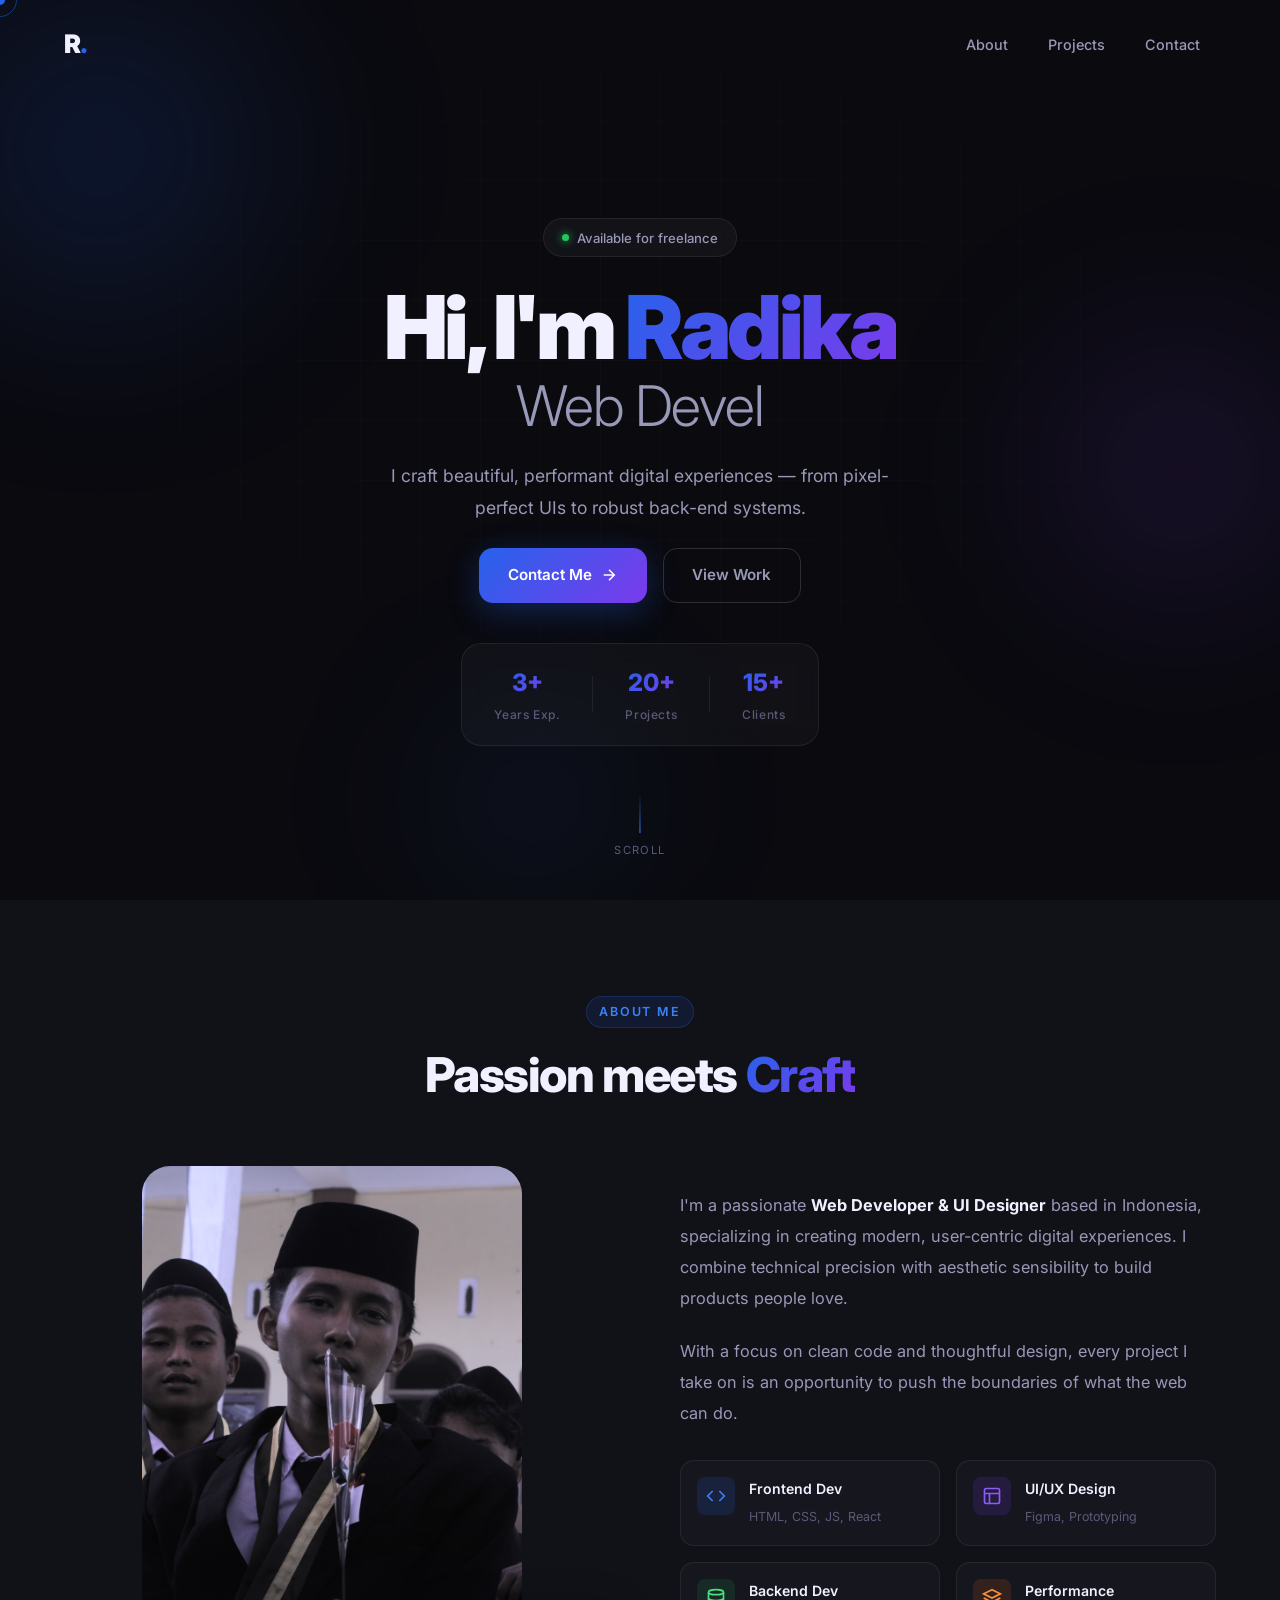
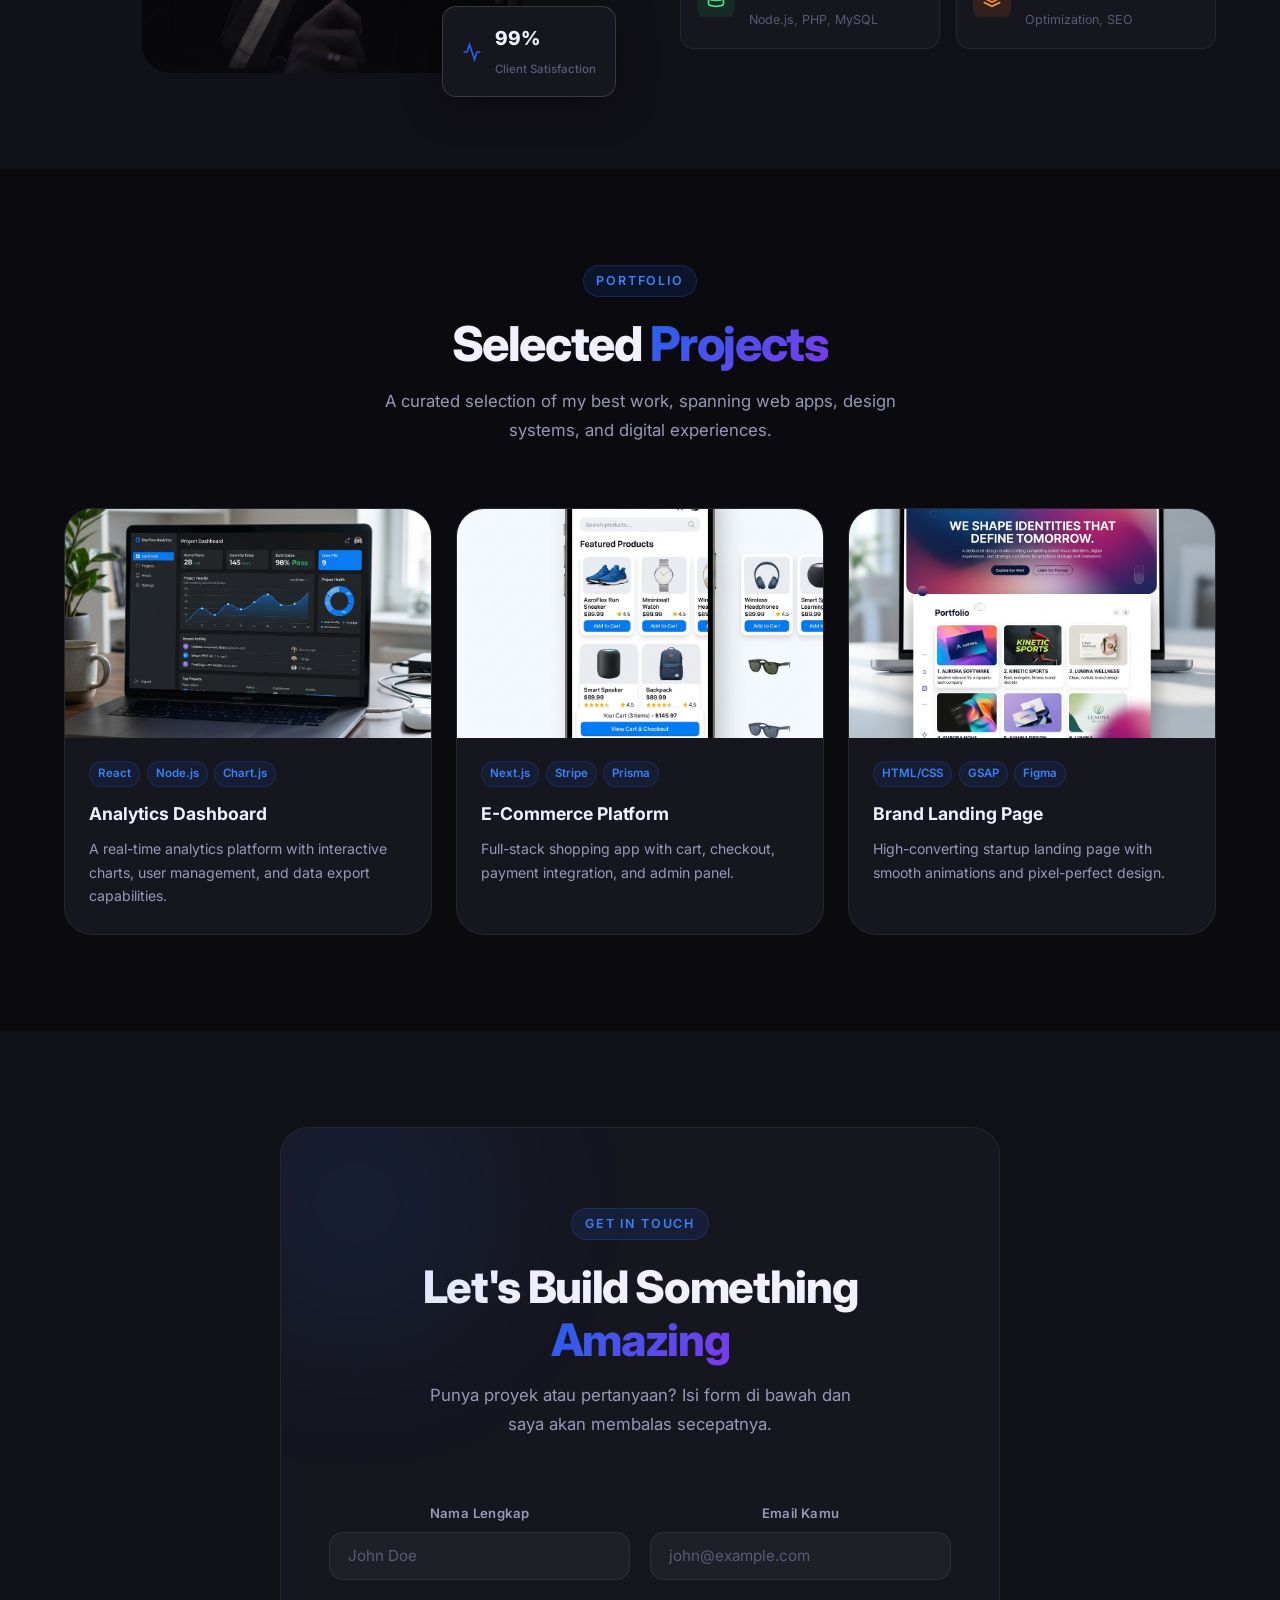
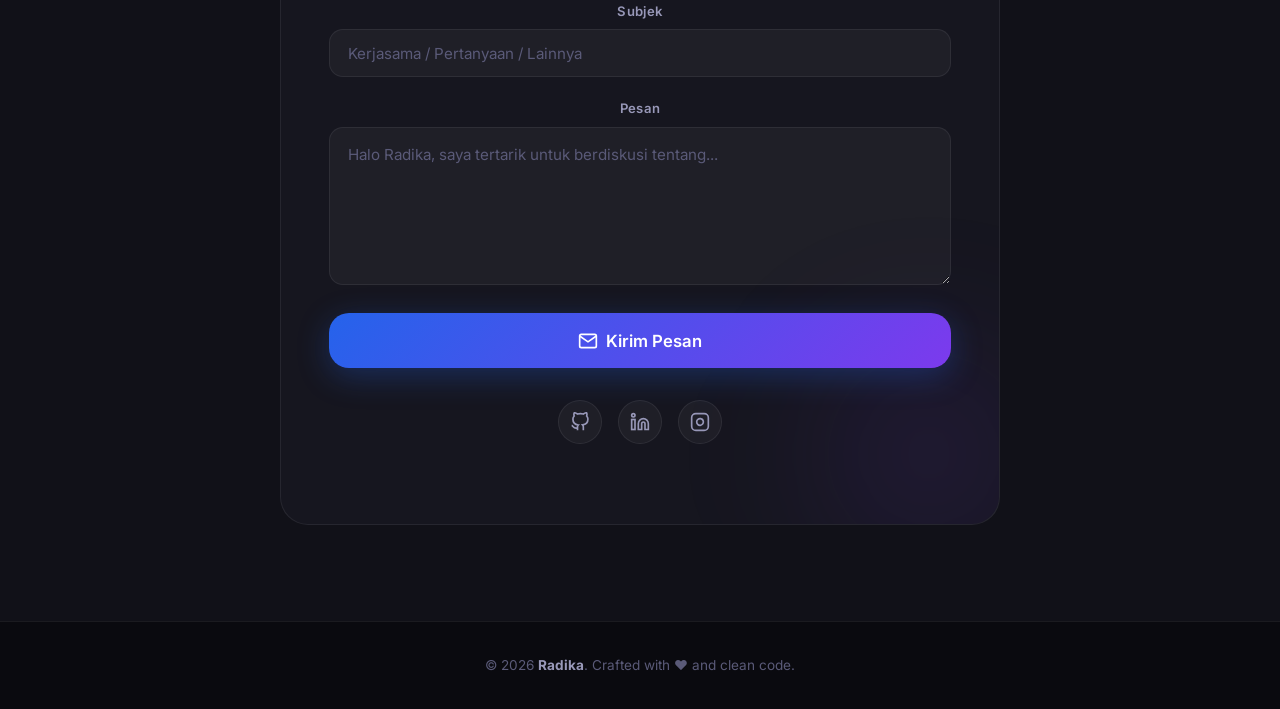
<file: index.html>
<!DOCTYPE html>
<html lang="id">

<head>
  <meta charset="UTF-8" />
  <meta name="viewport" content="width=device-width, initial-scale=1.0" />
  <meta name="description" content="Portofolio Radika, Web Developer dan UI Designer dari Indonesia. Lihat proyek, keahlian, pengalaman, dan cara menghubungi Radika." />
  <meta name="google-site-verification" content="eSIBVLyj20xEnfi1wKP9-oxuq3nZmGI6KTuG3nk357I" />
  <meta name="robots" content="index, follow" />
  <meta name="author" content="Radika" />
  <meta name="keywords" content="Radika, Radika Web, web developer, UI designer, portofolio web developer, programmer Indonesia" />
  <link rel="canonical" href="https://radika-website.github.io/portofolio/" />

  <meta property="og:type" content="website" />
  <meta property="og:url" content="https://radika-website.github.io/portofolio/" />
  <meta property="og:title" content="Radika — Web Developer & UI Designer" />
  <meta property="og:description" content="Portofolio Radika, Web Developer dan UI Designer dari Indonesia." />
  <meta property="og:site_name" content="Radika Portfolio" />

  <title>Radika — Web Developer & UI Designer | Portofolio</title>
  <link rel="icon" type="image/png" href="assets/img/Logo.jpg">
  <link rel="apple-touch-icon" href="assets/img/Logo.jpg">
  <link rel="preconnect" href="https://fonts.googleapis.com" />
  <link rel="preconnect" href="https://fonts.gstatic.com" crossorigin />
  <link href="https://fonts.googleapis.com/css2?family=Inter:wght@300;400;500;600;700;800;900&display=swap"
    rel="stylesheet" />
  <link rel="stylesheet" href="style.css" />
</head>

<body>

  <!-- ========== CURSOR ========== -->
  <div class="cursor" id="cursor"></div>
  <div class="cursor-follower" id="cursorFollower"></div>

  <!-- ========== NAVBAR ========== -->
  <nav class="navbar" id="navbar">
    <div class="nav-container">
      <a href="#hero" class="nav-logo" id="navLogo">
        <span class="logo-text">R<span class="logo-dot">.</span></span>
      </a>
      <ul class="nav-menu" id="navMenu">
        <li><a href="#about" class="nav-link">About</a></li>
        <li><a href="#projects" class="nav-link">Projects</a></li>
        <li><a href="#contact" class="nav-link">Contact</a></li>
      </ul>
      <button class="nav-toggle" id="navToggle" aria-label="Toggle menu">
        <span class="hamburger-line"></span>
        <span class="hamburger-line"></span>
        <span class="hamburger-line"></span>
      </button>
    </div>
  </nav>

  <!-- ========== HERO ========== -->
  <section class="hero" id="hero">
    <div class="hero-bg">
      <div class="hero-orb hero-orb--1"></div>
      <div class="hero-orb hero-orb--2"></div>
      <div class="hero-orb hero-orb--3"></div>
      <div class="hero-grid"></div>
    </div>
    <div class="hero-container">
      <div class="hero-badge reveal-up">
        <span class="badge-dot"></span>
        Available for freelance
      </div>
      <h1 class="hero-title reveal-up">
        Hi, I'm <span class="gradient-text">Radika</span><br />
        <span class="hero-title--sub">Web Developer</span>
      </h1>
      <p class="hero-desc reveal-up">
        I craft beautiful, performant digital experiences — from pixel-perfect UIs to robust back-end systems.
      </p>
      <div class="hero-cta reveal-up">
        <a href="#contact" class="btn btn--primary" id="heroCta">
          <span>Contact Me</span>
          <svg width="18" height="18" viewBox="0 0 24 24" fill="none" stroke="currentColor" stroke-width="2">
            <line x1="5" y1="12" x2="19" y2="12" />
            <polyline points="12 5 19 12 12 19" />
          </svg>
        </a>
        <a href="#projects" class="btn btn--ghost">View Work</a>
      </div>
      <div class="hero-stats reveal-up">
        <div class="stat"><span class="stat-num">3+</span><span class="stat-label">Years Exp.</span></div>
        <div class="stat-divider"></div>
        <div class="stat"><span class="stat-num">20+</span><span class="stat-label">Projects</span></div>
        <div class="stat-divider"></div>
        <div class="stat"><span class="stat-num">15+</span><span class="stat-label">Clients</span></div>
      </div>
    </div>
    <div class="hero-scroll-indicator" id="scrollIndicator">
      <div class="scroll-line"></div>
      <span>Scroll</span>
    </div>
  </section>

  <!-- ========== ABOUT ========== -->
  <section class="about section" id="about">
    <div class="container">
      <div class="section-header reveal-up">
        <span class="section-tag">About Me</span>
        <h2 class="section-title">Passion meets <span class="gradient-text">Craft</span></h2>
      </div>
      <div class="about-grid">
        <div class="about-image-wrap reveal-left">
          <div class="about-image-frame">
            <img src="assets/img/profile.png" alt="Radika - Web Developer" class="about-img" />
            <div class="about-image-decoration"></div>
          </div>
          <div class="about-card-float">
            <svg width="20" height="20" viewBox="0 0 24 24" fill="none" stroke="#2563eb" stroke-width="2">
              <polyline points="22 12 18 12 15 21 9 3 6 12 2 12" />
            </svg>
            <div>
              <span class="float-card-num">99%</span>
              <span class="float-card-label">Client Satisfaction</span>
            </div>
          </div>
        </div>
        <div class="about-content reveal-right">
          <p class="about-text">
            I'm a passionate <strong>Web Developer & UI Designer</strong> based in Indonesia,
            specializing in creating modern, user-centric digital experiences. I combine technical
            precision with aesthetic sensibility to build products people love.
          </p>
          <p class="about-text">
            With a focus on clean code and thoughtful design, every project I take on is an opportunity
            to push the boundaries of what the web can do.
          </p>
          <div class="skills-grid">
            <div class="skill-item">
              <div class="skill-icon skill-icon--blue">
                <svg width="20" height="20" viewBox="0 0 24 24" fill="none" stroke="currentColor" stroke-width="2">
                  <polyline points="16 18 22 12 16 6" />
                  <polyline points="8 6 2 12 8 18" />
                </svg>
              </div>
              <div><strong>Frontend Dev</strong><span>HTML, CSS, JS, React</span></div>
            </div>
            <div class="skill-item">
              <div class="skill-icon skill-icon--purple">
                <svg width="20" height="20" viewBox="0 0 24 24" fill="none" stroke="currentColor" stroke-width="2">
                  <rect x="3" y="3" width="18" height="18" rx="2" />
                  <path d="M3 9h18M9 21V9" />
                </svg>
              </div>
              <div><strong>UI/UX Design</strong><span>Figma, Prototyping</span></div>
            </div>
            <div class="skill-item">
              <div class="skill-icon skill-icon--green">
                <svg width="20" height="20" viewBox="0 0 24 24" fill="none" stroke="currentColor" stroke-width="2">
                  <ellipse cx="12" cy="5" rx="9" ry="3" />
                  <path d="M21 12c0 1.66-4 3-9 3s-9-1.34-9-3" />
                  <path d="M3 5v14c0 1.66 4 3 9 3s9-1.34 9-3V5" />
                </svg>
              </div>
              <div><strong>Backend Dev</strong><span>Node.js, PHP, MySQL</span></div>
            </div>
            <div class="skill-item">
              <div class="skill-icon skill-icon--orange">
                <svg width="20" height="20" viewBox="0 0 24 24" fill="none" stroke="currentColor" stroke-width="2">
                  <path d="M12 2L2 7l10 5 10-5-10-5z" />
                  <path d="M2 17l10 5 10-5" />
                  <path d="M2 12l10 5 10-5" />
                </svg>
              </div>
              <div><strong>Performance</strong><span>Optimization, SEO</span></div>
            </div>
          </div>
        </div>
      </div>
    </div>
  </section>

  <!-- ========== PROJECTS ========== -->
  <section class="projects section" id="projects">
    <div class="container">
      <div class="section-header reveal-up">
        <span class="section-tag">Portfolio</span>
        <h2 class="section-title">Selected <span class="gradient-text">Projects</span></h2>
        <p class="section-desc">A curated selection of my best work, spanning web apps, design systems, and digital
          experiences.</p>
      </div>
      <div class="projects-grid">

        <!-- Card 1 -->
        <article class="project-card reveal-up" style="--delay: 0s">
          <div class="project-card__img-wrap">
            <img src="assets/img/project_1.png" alt="Analytics Dashboard" class="project-card__img" loading="lazy" />
            <div class="project-card__overlay">
              <div class="project-card__links">
                <a href="#" class="project-link" aria-label="Live Demo">
                  <svg width="18" height="18" viewBox="0 0 24 24" fill="none" stroke="currentColor" stroke-width="2">
                    <path d="M18 13v6a2 2 0 01-2 2H5a2 2 0 01-2-2V8a2 2 0 012-2h6" />
                    <polyline points="15 3 21 3 21 9" />
                    <line x1="10" y1="14" x2="21" y2="3" />
                  </svg>
                  Live Demo
                </a>
                <a href="#" class="project-link project-link--outline" aria-label="GitHub">
                  <svg width="18" height="18" viewBox="0 0 24 24" fill="none" stroke="currentColor" stroke-width="2">
                    <path
                      d="M9 19c-5 1.5-5-2.5-7-3m14 6v-3.87a3.37 3.37 0 00-.94-2.61c3.14-.35 6.44-1.54 6.44-7A5.44 5.44 0 0020 4.77 5.07 5.07 0 0019.91 1S18.73.65 16 2.48a13.38 13.38 0 00-7 0C6.27.65 5.09 1 5.09 1A5.07 5.07 0 005 4.77a5.44 5.44 0 00-1.5 3.78c0 5.42 3.3 6.61 6.44 7A3.37 3.37 0 009 18.13V22" />
                  </svg>
                  GitHub
                </a>
              </div>
            </div>
          </div>
          <div class="project-card__body">
            <div class="project-card__tags">
              <span class="tag">React</span><span class="tag">Node.js</span><span class="tag">Chart.js</span>
            </div>
            <h3 class="project-card__title">Analytics Dashboard</h3>
            <p class="project-card__desc">A real-time analytics platform with interactive charts, user management, and
              data export capabilities.</p>
          </div>
        </article>

        <!-- Card 2 -->
        <article class="project-card reveal-up" style="--delay: 0.1s">
          <div class="project-card__img-wrap">
            <img src="assets/img/project_2.png" alt="E-Commerce App" class="project-card__img" loading="lazy" />
            <div class="project-card__overlay">
              <div class="project-card__links">
                <a href="#" class="project-link">
                  <svg width="18" height="18" viewBox="0 0 24 24" fill="none" stroke="currentColor" stroke-width="2">
                    <path d="M18 13v6a2 2 0 01-2 2H5a2 2 0 01-2-2V8a2 2 0 012-2h6" />
                    <polyline points="15 3 21 3 21 9" />
                    <line x1="10" y1="14" x2="21" y2="3" />
                  </svg>
                  Live Demo
                </a>
                <a href="#" class="project-link project-link--outline">
                  <svg width="18" height="18" viewBox="0 0 24 24" fill="none" stroke="currentColor" stroke-width="2">
                    <path
                      d="M9 19c-5 1.5-5-2.5-7-3m14 6v-3.87a3.37 3.37 0 00-.94-2.61c3.14-.35 6.44-1.54 6.44-7A5.44 5.44 0 0020 4.77 5.07 5.07 0 0019.91 1S18.73.65 16 2.48a13.38 13.38 0 00-7 0C6.27.65 5.09 1 5.09 1A5.07 5.07 0 005 4.77a5.44 5.44 0 00-1.5 3.78c0 5.42 3.3 6.61 6.44 7A3.37 3.37 0 009 18.13V22" />
                  </svg>
                  GitHub
                </a>
              </div>
            </div>
          </div>
          <div class="project-card__body">
            <div class="project-card__tags">
              <span class="tag">Next.js</span><span class="tag">Stripe</span><span class="tag">Prisma</span>
            </div>
            <h3 class="project-card__title">E-Commerce Platform</h3>
            <p class="project-card__desc">Full-stack shopping app with cart, checkout, payment integration, and admin
              panel.</p>
          </div>
        </article>

        <!-- Card 3 -->
        <article class="project-card reveal-up" style="--delay: 0.2s">
          <div class="project-card__img-wrap">
            <img src="assets/img/project_3.png" alt="Brand Landing Page" class="project-card__img" loading="lazy" />
            <div class="project-card__overlay">
              <div class="project-card__links">
                <a href="#" class="project-link">
                  <svg width="18" height="18" viewBox="0 0 24 24" fill="none" stroke="currentColor" stroke-width="2">
                    <path d="M18 13v6a2 2 0 01-2 2H5a2 2 0 01-2-2V8a2 2 0 012-2h6" />
                    <polyline points="15 3 21 3 21 9" />
                    <line x1="10" y1="14" x2="21" y2="3" />
                  </svg>
                  Live Demo
                </a>
                <a href="#" class="project-link project-link--outline">
                  <svg width="18" height="18" viewBox="0 0 24 24" fill="none" stroke="currentColor" stroke-width="2">
                    <path
                      d="M9 19c-5 1.5-5-2.5-7-3m14 6v-3.87a3.37 3.37 0 00-.94-2.61c3.14-.35 6.44-1.54 6.44-7A5.44 5.44 0 0020 4.77 5.07 5.07 0 0019.91 1S18.73.65 16 2.48a13.38 13.38 0 00-7 0C6.27.65 5.09 1 5.09 1A5.07 5.07 0 005 4.77a5.44 5.44 0 00-1.5 3.78c0 5.42 3.3 6.61 6.44 7A3.37 3.37 0 009 18.13V22" />
                  </svg>
                  GitHub
                </a>
              </div>
            </div>
          </div>
          <div class="project-card__body">
            <div class="project-card__tags">
              <span class="tag">HTML/CSS</span><span class="tag">GSAP</span><span class="tag">Figma</span>
            </div>
            <h3 class="project-card__title">Brand Landing Page</h3>
            <p class="project-card__desc">High-converting startup landing page with smooth animations and pixel-perfect
              design.</p>
          </div>
        </article>

      </div>
    </div>
  </section>

  <!-- ========== CONTACT ========== -->
  <section class="contact section" id="contact">
    <div class="container">
      <div class="contact-inner reveal-up">
        <div class="contact-orb contact-orb--1"></div>
        <div class="contact-orb contact-orb--2"></div>

        <!-- Header -->
        <div class="contact-header">
          <span class="section-tag">Get In Touch</span>
          <h2 class="contact-title">Let's Build Something <span class="gradient-text">Amazing</span></h2>
          <p class="contact-desc">Punya proyek atau pertanyaan? Isi form di bawah dan saya akan membalas secepatnya.</p>
        </div>

        <!-- Contact Form -->
        <form class="contact-form" id="contactForm" novalidate>
          <div class="form-row">
            <div class="form-group">
              <label class="form-label" for="contactName">Nama Lengkap</label>
              <input
                type="text"
                id="contactName"
                name="name"
                class="form-input"
                placeholder="John Doe"
                required
                autocomplete="name"
              />
              <span class="form-error" id="nameError">Nama tidak boleh kosong.</span>
            </div>
            <div class="form-group">
              <label class="form-label" for="contactEmail">Email Kamu</label>
              <input
                type="email"
                id="contactEmail"
                name="email"
                class="form-input"
                placeholder="john@example.com"
                required
                autocomplete="email"
              />
              <span class="form-error" id="emailError">Masukkan email yang valid.</span>
            </div>
          </div>
          <div class="form-group">
            <label class="form-label" for="contactSubject">Subjek</label>
            <input
              type="text"
              id="contactSubject"
              name="subject"
              class="form-input"
              placeholder="Kerjasama / Pertanyaan / Lainnya"
              required
            />
            <span class="form-error" id="subjectError">Subjek tidak boleh kosong.</span>
          </div>
          <div class="form-group">
            <label class="form-label" for="contactMessage">Pesan</label>
            <textarea
              id="contactMessage"
              name="message"
              class="form-input form-textarea"
              placeholder="Halo Radika, saya tertarik untuk berdiskusi tentang..."
              rows="5"
              required
            ></textarea>
            <span class="form-error" id="messageError">Pesan tidak boleh kosong.</span>
          </div>
          <button type="submit" class="btn btn--primary btn--lg btn--full" id="contactBtn">
            <svg width="20" height="20" viewBox="0 0 24 24" fill="none" stroke="currentColor" stroke-width="2">
              <path d="M4 4h16c1.1 0 2 .9 2 2v12c0 1.1-.9 2-2 2H4c-1.1 0-2-.9-2-2V6c0-1.1.9-2 2-2z" />
              <polyline points="22,6 12,13 2,6" />
            </svg>
            <span class="btn-text">Kirim Pesan</span>
          </button>
        </form>

        <!-- Social links -->
        <div class="contact-socials">
          <a href="https://github.com/Radika-website/" class="social-link" aria-label="GitHub">
            <svg width="20" height="20" viewBox="0 0 24 24" fill="none" stroke="currentColor" stroke-width="2">
              <path d="M9 19c-5 1.5-5-2.5-7-3m14 6v-3.87a3.37 3.37 0 00-.94-2.61c3.14-.35 6.44-1.54 6.44-7A5.44 5.44 0 0020 4.77 5.07 5.07 0 0019.91 1S18.73.65 16 2.48a13.38 13.38 0 00-7 0C6.27.65 5.09 1 5.09 1A5.07 5.07 0 005 4.77a5.44 5.44 0 00-1.5 3.78c0 5.42 3.3 6.61 6.44 7A3.37 3.37 0 009 18.13V22" />
            </svg>
          </a>
          <a href="https://www.linkedin.com/in/radika-dika-1a2213406/" class="social-link" aria-label="LinkedIn">
            <svg width="20" height="20" viewBox="0 0 24 24" fill="none" stroke="currentColor" stroke-width="2">
              <path d="M16 8a6 6 0 016 6v7h-4v-7a2 2 0 00-2-2 2 2 0 00-2 2v7h-4v-7a6 6 0 016-6z" />
              <rect x="2" y="9" width="4" height="12" />
              <circle cx="4" cy="4" r="2" />
            </svg>
          </a>
          <a href="https://www.instagram.com/radikakurniawanfirmansyah/" class="social-link" aria-label="Instagram">
            <svg width="20" height="20" viewBox="0 0 24 24" fill="none" stroke="currentColor" stroke-width="2">
              <rect x="2" y="2" width="20" height="20" rx="5" ry="5" />
              <path d="M16 11.37A4 4 0 1112.63 8 4 4 0 0116 11.37z" />
              <line x1="17.5" y1="6.5" x2="17.51" y2="6.5" />
            </svg>
          </a>
        </div>
      </div>
    </div>
  </section>

  <!-- ========== FOOTER ========== -->
  <footer class="footer">
    <div class="container">
      <p>© 2026 <strong>Radika</strong>. Crafted with ❤️ and clean code.</p>
    </div>
  </footer>

  <script src="script.js"></script>
</body>

</html>
</file>
<file: style.css>
/* =========================================================
   PORTFOLIO — PREMIUM CSS
   ========================================================= */

/* =========================================================
   CONTACT FORM
   ========================================================= */
.contact-inner {
  /* Override: left-align content when form is present */
  text-align: left;
  max-width: 720px;
  margin: 0 auto;
  width: 100%;
}
.contact-header { text-align: center; margin-bottom: 2.5rem; }
.contact-header .contact-title { margin: 0.5rem 0 0; }
.contact-header .contact-desc { margin: 0.8rem auto 0; }
.contact-header .section-tag { margin-bottom: 0.8rem; }

/* Form layout */
.contact-form { width: 100%; display: flex; flex-direction: column; gap: 1.25rem; }
.form-row { display: grid; grid-template-columns: 1fr 1fr; gap: 1.25rem; }

.form-group { display: flex; flex-direction: column; gap: 0.45rem; position: relative; }

.form-label {
  font-size: 0.82rem;
  font-weight: 600;
  color: var(--text-secondary);
  letter-spacing: 0.03em;
}

.form-input {
  background: rgba(255,255,255,0.04);
  border: 1.5px solid var(--border);
  border-radius: var(--radius-md);
  color: var(--text-primary);
  font-family: var(--font);
  font-size: 0.95rem;
  padding: 0.85rem 1.1rem;
  outline: none;
  transition: border-color 0.25s, box-shadow 0.25s, background 0.25s;
  width: 100%;
}
.form-input::placeholder { color: var(--text-muted); }
.form-input:hover { border-color: var(--border-hover); background: rgba(255,255,255,0.06); }
.form-input:focus {
  border-color: var(--blue);
  background: rgba(37,99,235,0.06);
  box-shadow: 0 0 0 3px rgba(37,99,235,0.18);
}
.form-input.error { border-color: #f87171; box-shadow: 0 0 0 3px rgba(248,113,113,0.15); }

.form-textarea { resize: vertical; min-height: 130px; line-height: 1.7; }

.form-error {
  font-size: 0.75rem;
  color: #f87171;
  display: none;
  margin-top: 0.1rem;
}
.form-error.visible { display: block; }

/* Full-width submit button */
.btn--full { width: 100%; justify-content: center; margin-top: 0.5rem; }

/* Social links row – centered below form */
.contact-socials { justify-content: center; }

@media (max-width: 600px) {
  .form-row { grid-template-columns: 1fr; }
  .contact-inner { padding: 2.5rem 1.25rem; }
}

/* ---------- Design Tokens ---------- */
:root {
  --blue: #2563eb;
  --blue-light: #3b82f6;
  --blue-dark: #1d4ed8;
  --purple: #7c3aed;
  --purple-light: #8b5cf6;
  --accent-grad: linear-gradient(135deg, #2563eb 0%, #7c3aed 100%);
  --accent-grad-soft: linear-gradient(135deg, rgba(37,99,235,0.12) 0%, rgba(124,58,237,0.12) 100%);

  --bg: #0a0a0f;
  --bg-2: #111118;
  --bg-card: #16161f;
  --bg-card-hover: #1c1c28;

  --text-primary: #f0f0ff;
  --text-secondary: #9898b8;
  --text-muted: #5a5a78;
  --border: rgba(255,255,255,0.07);
  --border-hover: rgba(255,255,255,0.15);

  --radius-sm: 8px;
  --radius-md: 14px;
  --radius-lg: 20px;
  --radius-xl: 28px;

  --shadow-sm: 0 2px 12px rgba(0,0,0,0.35);
  --shadow-md: 0 8px 40px rgba(0,0,0,0.45);
  --shadow-blue: 0 8px 32px rgba(37,99,235,0.3);
  --shadow-glow: 0 0 60px rgba(37,99,235,0.15);

  --transition: 0.3s cubic-bezier(0.4,0,0.2,1);
  --transition-slow: 0.6s cubic-bezier(0.4,0,0.2,1);

  --font: 'Inter', system-ui, sans-serif;
  --space-xs: 0.5rem;
  --space-sm: 1rem;
  --space-md: 2rem;
  --space-lg: 4rem;
  --space-xl: 6rem;
}

/* ---------- Reset & Base ---------- */
*, *::before, *::after { box-sizing: border-box; margin: 0; padding: 0; }
html { scroll-behavior: smooth; font-size: 16px; }
body {
  font-family: var(--font);
  background: var(--bg);
  color: var(--text-primary);
  line-height: 1.7;
  overflow-x: hidden;
  cursor: none;
}
a { text-decoration: none; color: inherit; }
img { display: block; max-width: 100%; }
ul { list-style: none; }
strong { color: var(--text-primary); }
button { cursor: none; font-family: var(--font); border: none; background: none; }

/* ---------- Custom Cursor ---------- */
.cursor {
  width: 10px; height: 10px;
  background: var(--blue);
  border-radius: 50%;
  position: fixed; top: 0; left: 0;
  pointer-events: none;
  z-index: 9999;
  transform: translate(-50%,-50%);
  transition: transform 0.1s, background 0.3s;
}
.cursor-follower {
  width: 34px; height: 34px;
  border: 1.5px solid rgba(37,99,235,0.5);
  border-radius: 50%;
  position: fixed; top: 0; left: 0;
  pointer-events: none;
  z-index: 9998;
  transform: translate(-50%,-50%);
  transition: transform 0.18s ease, width 0.3s, height 0.3s, opacity 0.3s;
}
.cursor--hover { background: var(--purple-light); transform: translate(-50%,-50%) scale(1.5); }
.cursor-follower--hover { width: 54px; height: 54px; opacity: 0.4; }

/* ---------- Utilities ---------- */
.container { width: 90%; max-width: 1200px; margin: 0 auto; }
.gradient-text {
  background: var(--accent-grad);
  -webkit-background-clip: text;
  -webkit-text-fill-color: transparent;
  background-clip: text;
}
.section { padding: var(--space-xl) 0; }
.section-header { text-align: center; margin-bottom: var(--space-lg); }
.section-tag {
  display: inline-block;
  font-size: 0.78rem;
  font-weight: 600;
  letter-spacing: 0.15em;
  text-transform: uppercase;
  color: var(--blue-light);
  background: rgba(37,99,235,0.12);
  padding: 0.35em 1em;
  border-radius: 100px;
  border: 1px solid rgba(37,99,235,0.25);
  margin-bottom: 1.2rem;
}
.section-title {
  font-size: clamp(2rem, 4vw, 3rem);
  font-weight: 800;
  line-height: 1.15;
  letter-spacing: -0.03em;
  color: var(--text-primary);
}
.section-desc {
  margin-top: 1rem;
  color: var(--text-secondary);
  font-size: 1.05rem;
  max-width: 560px;
  margin-left: auto;
  margin-right: auto;
}

/* ---------- Buttons ---------- */
.btn {
  display: inline-flex;
  align-items: center;
  gap: 0.5rem;
  padding: 0.85rem 1.8rem;
  border-radius: var(--radius-md);
  font-size: 0.95rem;
  font-weight: 600;
  transition: var(--transition);
  position: relative;
  overflow: hidden;
}
.btn::before {
  content: '';
  position: absolute; inset: 0;
  background: rgba(255,255,255,0.08);
  opacity: 0;
  transition: var(--transition);
}
.btn:hover::before { opacity: 1; }
.btn--primary {
  background: var(--accent-grad);
  color: #fff;
  box-shadow: var(--shadow-blue);
}
.btn--primary:hover {
  box-shadow: 0 12px 40px rgba(37,99,235,0.45);
  transform: translateY(-2px);
}
.btn--ghost {
  background: transparent;
  color: var(--text-secondary);
  border: 1.5px solid var(--border-hover);
}
.btn--ghost:hover { color: var(--text-primary); border-color: rgba(255,255,255,0.3); transform: translateY(-2px); }
.btn--lg { padding: 1.1rem 2.4rem; font-size: 1.05rem; border-radius: var(--radius-lg); }

/* ---------- Scroll Reveal ---------- */
.reveal-up, .reveal-left, .reveal-right {
  opacity: 0;
  transition: opacity 0.7s ease, transform 0.7s cubic-bezier(0.22,1,0.36,1);
}
.reveal-up { transform: translateY(40px); }
.reveal-left { transform: translateX(-50px); }
.reveal-right { transform: translateX(50px); }
.reveal-up.visible, .reveal-left.visible, .reveal-right.visible {
  opacity: 1;
  transform: none;
}

/* =========================================================
   NAVBAR
   ========================================================= */
.navbar {
  position: fixed; top: 0; left: 0; right: 0;
  z-index: 100;
  padding: 1.4rem 0;
  transition: var(--transition);
}
.navbar.scrolled {
  background: rgba(10,10,15,0.85);
  backdrop-filter: blur(20px);
  -webkit-backdrop-filter: blur(20px);
  border-bottom: 1px solid var(--border);
  padding: 0.9rem 0;
  box-shadow: 0 4px 30px rgba(0,0,0,0.3);
}
.nav-container {
  width: 90%; max-width: 1200px; margin: 0 auto;
  display: flex; align-items: center; justify-content: space-between;
}
.nav-logo { display: flex; align-items: center; }
.logo-text {
  font-size: 1.6rem;
  font-weight: 900;
  letter-spacing: -0.04em;
  color: var(--text-primary);
}
.logo-dot { color: var(--blue); }
.nav-menu {
  display: flex;
  align-items: center;
  gap: 0.5rem;
}
.nav-link {
  padding: 0.5rem 1rem;
  border-radius: var(--radius-sm);
  font-size: 0.9rem;
  font-weight: 500;
  color: var(--text-secondary);
  transition: var(--transition);
  position: relative;
}
.nav-link::after {
  content: '';
  position: absolute; bottom: -2px; left: 50%; right: 50%;
  height: 2px;
  background: var(--accent-grad);
  border-radius: 2px;
  transition: var(--transition);
}
.nav-link:hover { color: var(--text-primary); }
.nav-link:hover::after { left: 1rem; right: 1rem; }
.nav-toggle {
  display: none;
  flex-direction: column;
  gap: 5px;
  padding: 0.5rem;
}
.hamburger-line {
  width: 24px; height: 2px;
  background: var(--text-primary);
  border-radius: 2px;
  transition: var(--transition);
  display: block;
}
.nav-toggle.active .hamburger-line:nth-child(1) { transform: translateY(7px) rotate(45deg); }
.nav-toggle.active .hamburger-line:nth-child(2) { opacity: 0; transform: scaleX(0); }
.nav-toggle.active .hamburger-line:nth-child(3) { transform: translateY(-7px) rotate(-45deg); }

/* =========================================================
   HERO
   ========================================================= */
.hero {
  min-height: 100vh;
  display: flex; align-items: center; justify-content: center;
  position: relative;
  overflow: hidden;
  padding: 8rem 0 4rem;
}
.hero-bg { position: absolute; inset: 0; pointer-events: none; overflow: hidden; }
.hero-orb {
  position: absolute;
  border-radius: 50%;
  filter: blur(80px);
  animation: orbPulse 8s ease-in-out infinite alternate;
}
.hero-orb--1 {
  width: 500px; height: 500px;
  background: radial-gradient(circle, rgba(37,99,235,0.2) 0%, transparent 70%);
  top: -100px; left: -150px;
  animation-delay: 0s;
}
.hero-orb--2 {
  width: 400px; height: 400px;
  background: radial-gradient(circle, rgba(124,58,237,0.18) 0%, transparent 70%);
  top: 30%; right: -100px;
  animation-delay: -3s;
}
.hero-orb--3 {
  width: 300px; height: 300px;
  background: radial-gradient(circle, rgba(59,130,246,0.12) 0%, transparent 70%);
  bottom: -50px; left: 30%;
  animation-delay: -5s;
}
.hero-grid {
  position: absolute; inset: 0;
  background-image:
    linear-gradient(rgba(255,255,255,0.025) 1px, transparent 1px),
    linear-gradient(90deg, rgba(255,255,255,0.025) 1px, transparent 1px);
  background-size: 60px 60px;
  mask-image: radial-gradient(ellipse 80% 70% at 50% 40%, black 0%, transparent 80%);
}
@keyframes orbPulse {
  0% { transform: scale(1) translate(0,0); }
  100% { transform: scale(1.2) translate(20px, 20px); }
}
.hero-container {
  position: relative; z-index: 1;
  text-align: center;
  width: 90%; max-width: 800px; margin: 0 auto;
  display: flex; flex-direction: column; align-items: center; gap: 1.5rem;
}
.hero-badge {
  display: inline-flex; align-items: center; gap: 0.5rem;
  font-size: 0.82rem; font-weight: 500;
  color: var(--text-secondary);
  background: rgba(255,255,255,0.04);
  border: 1px solid var(--border);
  padding: 0.45rem 1.1rem;
  border-radius: 100px;
  backdrop-filter: blur(8px);
}
.badge-dot {
  width: 7px; height: 7px;
  background: #22c55e;
  border-radius: 50%;
  box-shadow: 0 0 8px #22c55e;
  animation: blink 2s ease infinite;
}
@keyframes blink {
  0%,100% { opacity: 1; } 50% { opacity: 0.4; }
}
.hero-title {
  font-size: clamp(3rem, 8vw, 5.5rem);
  font-weight: 900;
  line-height: 1.05;
  letter-spacing: -0.04em;
  color: var(--text-primary);
}
.hero-title--sub {
  display: block;
  font-size: clamp(1.8rem, 5vw, 3.5rem);
  font-weight: 300;
  color: var(--text-secondary);
  letter-spacing: -0.02em;
  margin-top: 0.25rem;
}
.hero-desc {
  font-size: 1.1rem;
  color: var(--text-secondary);
  max-width: 520px;
  line-height: 1.8;
}
.hero-cta { display: flex; gap: 1rem; flex-wrap: wrap; justify-content: center; }
.hero-stats {
  display: flex;
  align-items: center;
  gap: 2rem;
  margin-top: 1rem;
  padding: 1.2rem 2rem;
  background: rgba(255,255,255,0.03);
  border: 1px solid var(--border);
  border-radius: var(--radius-lg);
  backdrop-filter: blur(12px);
}
.stat { display: flex; flex-direction: column; align-items: center; gap: 0.1rem; }
.stat-num {
  font-size: 1.5rem; font-weight: 800;
  background: var(--accent-grad);
  -webkit-background-clip: text; -webkit-text-fill-color: transparent; background-clip: text;
}
.stat-label { font-size: 0.75rem; color: var(--text-muted); font-weight: 500; letter-spacing: 0.05em; }
.stat-divider { width: 1px; height: 36px; background: var(--border); }
.hero-scroll-indicator {
  position: absolute; bottom: 2.5rem; left: 50%; transform: translateX(-50%);
  display: flex; flex-direction: column; align-items: center; gap: 0.5rem;
  color: var(--text-muted); font-size: 0.7rem; letter-spacing: 0.12em;
  text-transform: uppercase; animation: fadeInUp 1.5s ease 1.5s both;
}
.scroll-line {
  width: 1px; height: 40px;
  background: linear-gradient(to bottom, transparent, var(--blue-light));
  animation: scrollPulse 2s ease infinite;
}
@keyframes scrollPulse {
  0%,100% { opacity: 0.3; transform: scaleY(1); }
  50% { opacity: 1; transform: scaleY(1.1); }
}
@keyframes fadeInUp { from { opacity: 0; transform: translateX(-50%) translateY(20px); } to { opacity: 1; transform: translateX(-50%) translateY(0); } }

/* =========================================================
   ABOUT
   ========================================================= */
.about { background: var(--bg-2); }
.about-grid {
  display: grid;
  grid-template-columns: 1fr 1fr;
  gap: 5rem;
  align-items: center;
}
.about-image-wrap { position: relative; }
.about-image-frame {
  position: relative;
  border-radius: var(--radius-xl);
  overflow: hidden;
  aspect-ratio: 3/4;
  max-width: 380px;
  margin: 0 auto;
}
.about-image-frame::before {
  content: '';
  position: absolute; inset: 0; z-index: 1;
  background: linear-gradient(180deg, transparent 60%, rgba(10,10,15,0.8) 100%);
}
.about-img { width: 100%; height: 100%; object-fit: cover; transition: transform 0.6s ease; }
.about-image-frame:hover .about-img { transform: scale(1.04); }
.about-image-decoration {
  position: absolute;
  inset: -2px;
  border-radius: calc(var(--radius-xl) + 2px);
  background: var(--accent-grad);
  z-index: -1;
  opacity: 0.6;
}
.about-card-float {
  position: absolute;
  bottom: -1.5rem; right: -1rem;
  background: var(--bg-card);
  border: 1px solid var(--border-hover);
  border-radius: var(--radius-md);
  padding: 0.9rem 1.2rem;
  display: flex; align-items: center; gap: 0.8rem;
  box-shadow: var(--shadow-md);
  backdrop-filter: blur(12px);
  z-index: 2;
  animation: floatCard 4s ease-in-out infinite;
}
@keyframes floatCard {
  0%,100% { transform: translateY(0); }
  50% { transform: translateY(-8px); }
}
.float-card-num { display: block; font-size: 1.2rem; font-weight: 800; color: var(--text-primary); }
.float-card-label { font-size: 0.72rem; color: var(--text-muted); font-weight: 500; }

.about-content { display: flex; flex-direction: column; gap: 1.4rem; }
.about-text { color: var(--text-secondary); font-size: 1.02rem; line-height: 1.9; }

.skills-grid {
  display: grid;
  grid-template-columns: 1fr 1fr;
  gap: 1rem;
  margin-top: 0.5rem;
}
.skill-item {
  display: flex; align-items: flex-start; gap: 0.9rem;
  padding: 1rem;
  background: var(--bg-card);
  border: 1px solid var(--border);
  border-radius: var(--radius-md);
  transition: var(--transition);
}
.skill-item:hover { border-color: var(--border-hover); transform: translateY(-2px); box-shadow: var(--shadow-sm); }
.skill-item strong { display: block; font-size: 0.88rem; font-weight: 600; color: var(--text-primary); margin-bottom: 0.1rem; }
.skill-item span { font-size: 0.78rem; color: var(--text-muted); }
.skill-icon {
  width: 38px; height: 38px; min-width: 38px;
  border-radius: var(--radius-sm);
  display: flex; align-items: center; justify-content: center;
}
.skill-icon--blue { background: rgba(37,99,235,0.15); color: var(--blue-light); }
.skill-icon--purple { background: rgba(124,58,237,0.15); color: var(--purple-light); }
.skill-icon--green { background: rgba(34,197,94,0.12); color: #4ade80; }
.skill-icon--orange { background: rgba(249,115,22,0.12); color: #fb923c; }

/* =========================================================
   PROJECTS
   ========================================================= */
.projects { background: var(--bg); }
.projects-grid {
  display: grid;
  grid-template-columns: repeat(3, 1fr);
  gap: 1.5rem;
}
.project-card {
  background: var(--bg-card);
  border: 1px solid var(--border);
  border-radius: var(--radius-xl);
  overflow: hidden;
  transition: var(--transition);
  animation-delay: var(--delay);
}
.project-card:hover {
  border-color: var(--border-hover);
  transform: translateY(-6px);
  box-shadow: var(--shadow-md);
}
.project-card__img-wrap {
  position: relative;
  overflow: hidden;
  aspect-ratio: 16/10;
}
.project-card__img {
  width: 100%; height: 100%;
  object-fit: cover;
  transition: transform 0.6s ease;
}
.project-card:hover .project-card__img { transform: scale(1.06); }
.project-card__overlay {
  position: absolute; inset: 0;
  background: rgba(10,10,15,0.75);
  display: flex; align-items: center; justify-content: center;
  opacity: 0;
  transition: var(--transition);
  backdrop-filter: blur(4px);
}
.project-card:hover .project-card__overlay { opacity: 1; }
.project-card__links { display: flex; gap: 0.75rem; flex-wrap: wrap; justify-content: center; }
.project-link {
  display: inline-flex; align-items: center; gap: 0.4rem;
  padding: 0.55rem 1.1rem;
  font-size: 0.82rem; font-weight: 600;
  border-radius: var(--radius-sm);
  background: var(--accent-grad);
  color: #fff;
  transition: var(--transition);
  transform: translateY(10px);
}
.project-card:hover .project-link { transform: translateY(0); }
.project-link--outline {
  background: transparent;
  border: 1.5px solid rgba(255,255,255,0.3);
  transition-delay: 0.05s;
}
.project-link--outline:hover { background: rgba(255,255,255,0.08); }
.project-card__body { padding: 1.4rem 1.5rem 1.6rem; }
.project-card__tags { display: flex; gap: 0.4rem; flex-wrap: wrap; margin-bottom: 0.75rem; }
.tag {
  font-size: 0.72rem; font-weight: 600;
  color: var(--blue-light);
  background: rgba(37,99,235,0.1);
  border: 1px solid rgba(37,99,235,0.2);
  padding: 0.2em 0.7em;
  border-radius: 100px;
}
.project-card__title {
  font-size: 1.1rem; font-weight: 700;
  color: var(--text-primary);
  margin-bottom: 0.5rem;
}
.project-card__desc { font-size: 0.88rem; color: var(--text-secondary); line-height: 1.7; }

/* =========================================================
   CONTACT
   ========================================================= */
.contact { background: var(--bg-2); }
.contact-inner {
  position: relative;
  text-align: center;
  padding: 5rem 3rem;
  background: var(--bg-card);
  border: 1px solid var(--border);
  border-radius: var(--radius-xl);
  overflow: hidden;
  display: flex; flex-direction: column; align-items: center; gap: 1.5rem;
}
.contact-orb {
  position: absolute; border-radius: 50%; pointer-events: none;
  filter: blur(70px);
}
.contact-orb--1 {
  width: 350px; height: 350px;
  background: radial-gradient(circle, rgba(37,99,235,0.2) 0%, transparent 70%);
  top: -100px; left: -100px;
}
.contact-orb--2 {
  width: 300px; height: 300px;
  background: radial-gradient(circle, rgba(124,58,237,0.18) 0%, transparent 70%);
  bottom: -80px; right: -80px;
}
.contact-title {
  font-size: clamp(1.8rem, 4vw, 2.8rem);
  font-weight: 800; letter-spacing: -0.03em;
  line-height: 1.2; max-width: 600px;
}
.contact-desc { color: var(--text-secondary); font-size: 1.05rem; max-width: 460px; }
.contact-socials { display: flex; gap: 1rem; margin-top: 0.5rem; }
.social-link {
  width: 44px; height: 44px;
  display: flex; align-items: center; justify-content: center;
  border-radius: 50%;
  background: rgba(255,255,255,0.04);
  border: 1px solid var(--border);
  color: var(--text-secondary);
  transition: var(--transition);
}
.social-link:hover {
  background: var(--accent-grad-soft);
  border-color: rgba(37,99,235,0.4);
  color: var(--blue-light);
  transform: translateY(-3px);
  box-shadow: var(--shadow-blue);
}

/* =========================================================
   FOOTER
   ========================================================= */
.footer {
  padding: 2rem 0;
  text-align: center;
  border-top: 1px solid var(--border);
  color: var(--text-muted);
  font-size: 0.85rem;
}
.footer strong { color: var(--text-secondary); }

/* =========================================================
   MOBILE MENU
   ========================================================= */
@media (max-width: 768px) {
  .nav-toggle { display: flex; }
  .nav-menu {
    position: fixed;
    top: 0; left: 0; right: 0; bottom: 0;
    background: rgba(10,10,15,0.97);
    backdrop-filter: blur(20px);
    flex-direction: column;
    align-items: center; justify-content: center;
    gap: 1.5rem;
    opacity: 0;
    pointer-events: none;
    transition: var(--transition);
  }
  .nav-menu.open { opacity: 1; pointer-events: all; }
  .nav-link { font-size: 1.5rem; font-weight: 700; }

  /* About */
  .about-grid { grid-template-columns: 1fr; gap: 3rem; }
  .about-image-frame { max-width: 300px; }

  /* Projects */
  .projects-grid { grid-template-columns: 1fr; }

  /* Contact */
  .contact-inner { padding: 3rem 1.5rem; }

  /* Hero */
  .hero-stats { gap: 1.2rem; padding: 1rem 1.4rem; }
  .stat-num { font-size: 1.2rem; }
}

@media (max-width: 480px) {
  .hero-title { font-size: 2.6rem; }
  .hero-cta { flex-direction: column; align-items: center; }
  .skills-grid { grid-template-columns: 1fr; }
  .hero-stats { gap: 0.8rem; }
  .stat-divider { height: 28px; }
}

/* menghapus cursor di android */
@media (pointer: coarse) {
  .cursor,
  .cursor-follower {
    display: none;
  }
}

/* =========================================================
   SELECTION & SCROLLBAR
   ========================================================= */
::selection { background: rgba(37,99,235,0.35); color: var(--text-primary); }
::-webkit-scrollbar { width: 6px; }
::-webkit-scrollbar-track { background: var(--bg); }
::-webkit-scrollbar-thumb { background: var(--bg-card-hover); border-radius: 3px; }
::-webkit-scrollbar-thumb:hover { background: var(--blue-dark); }
</file>
